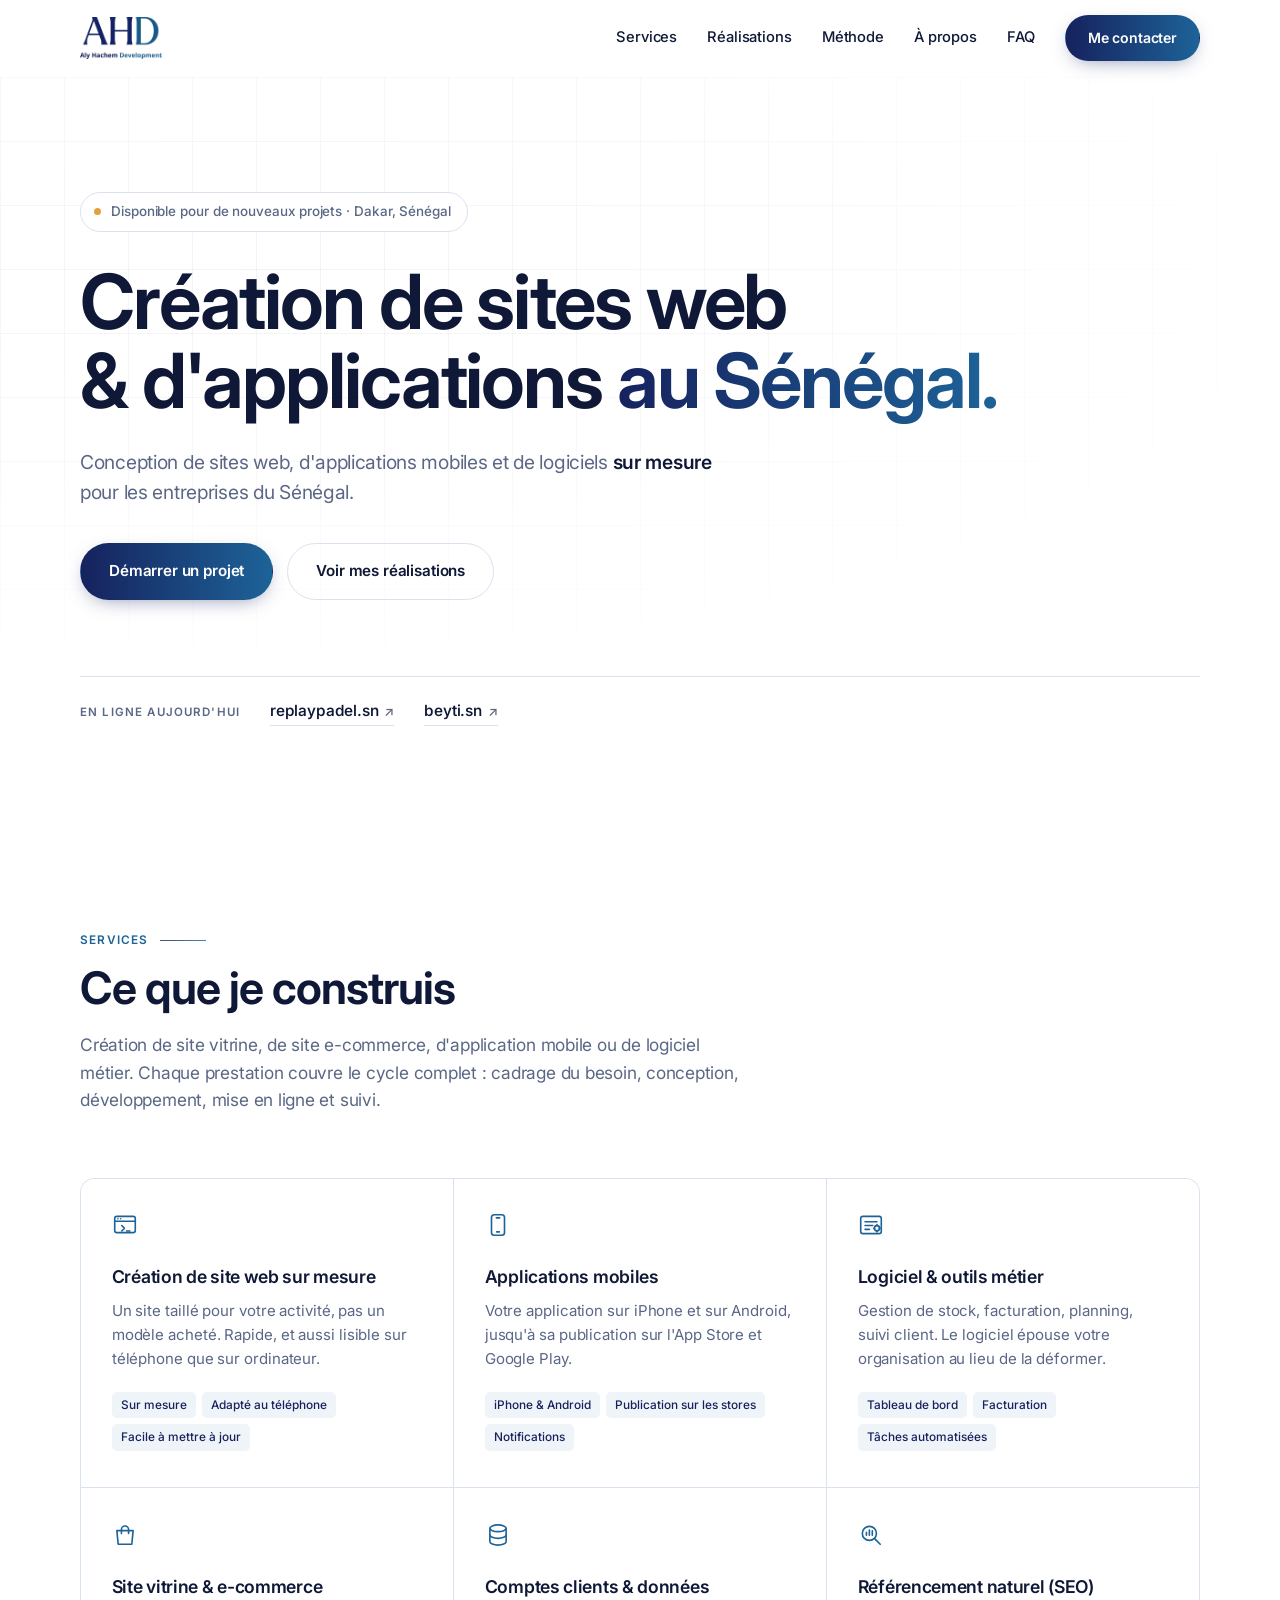
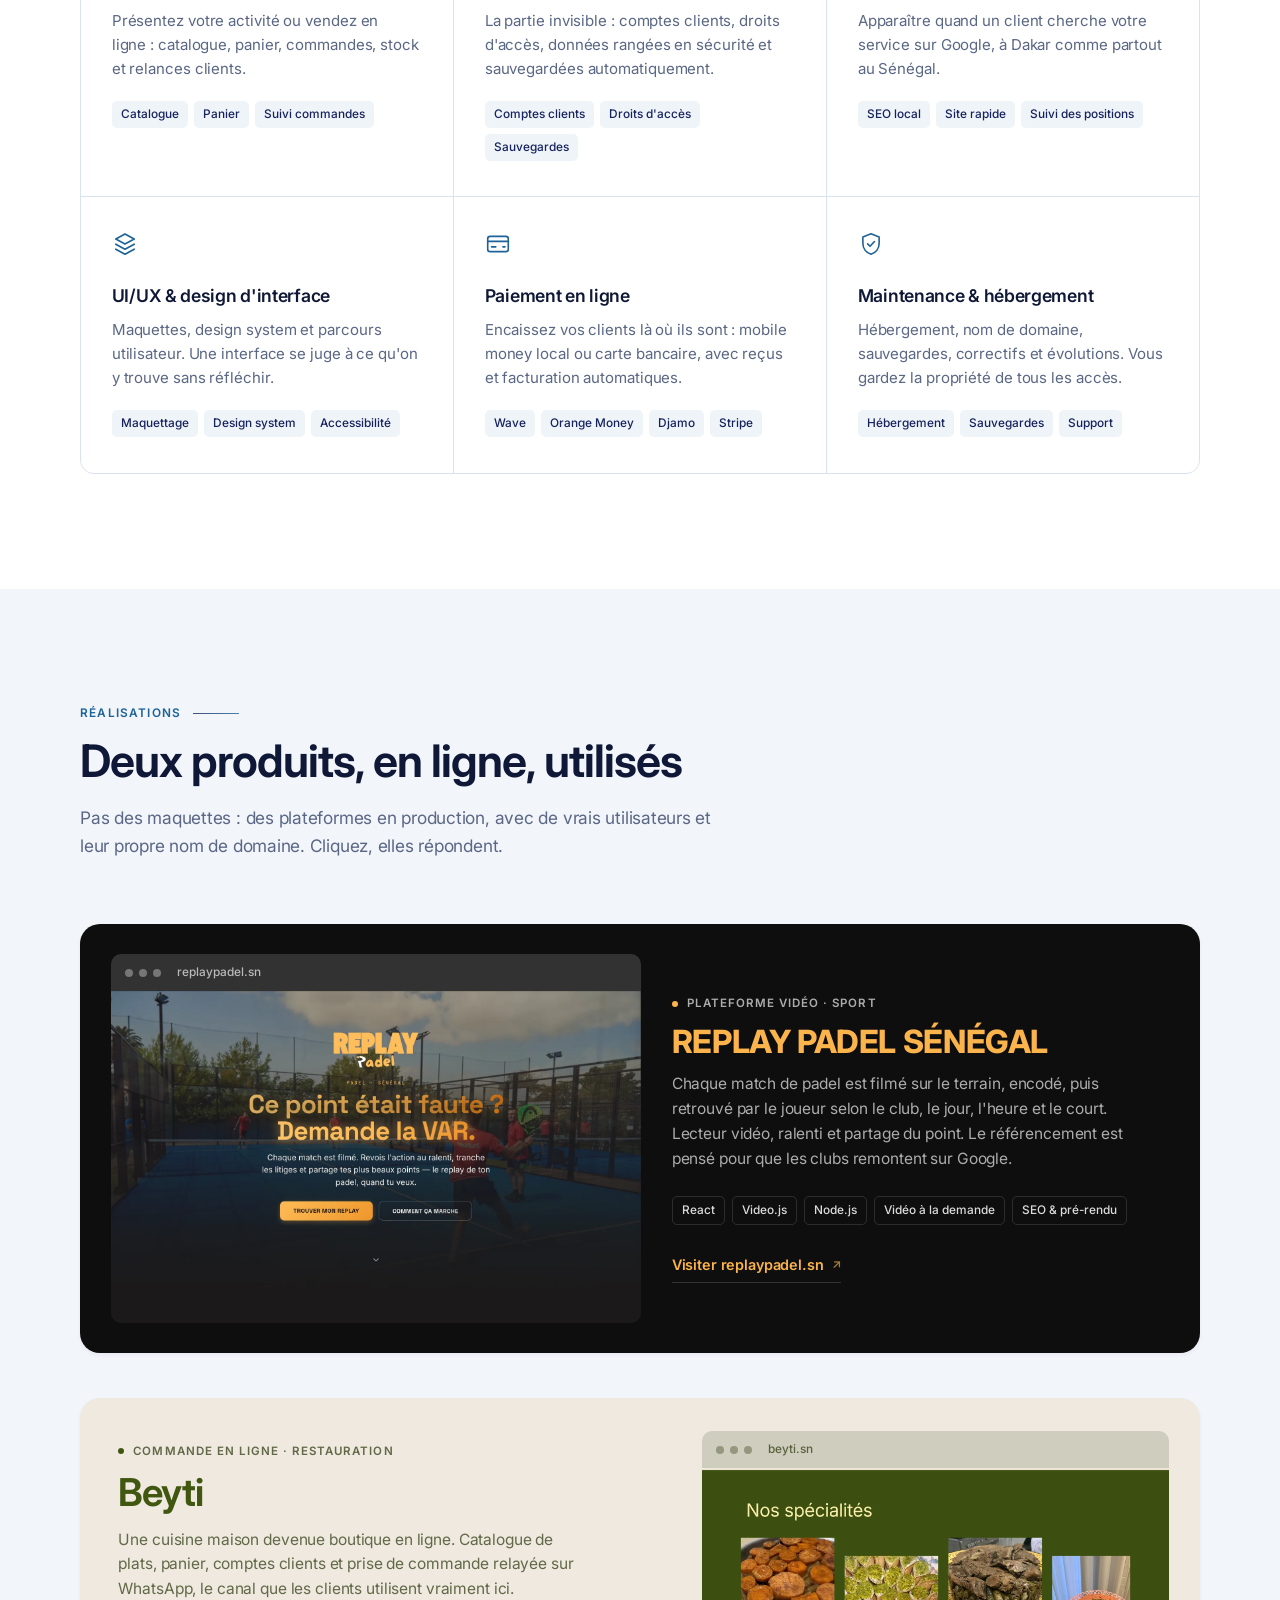
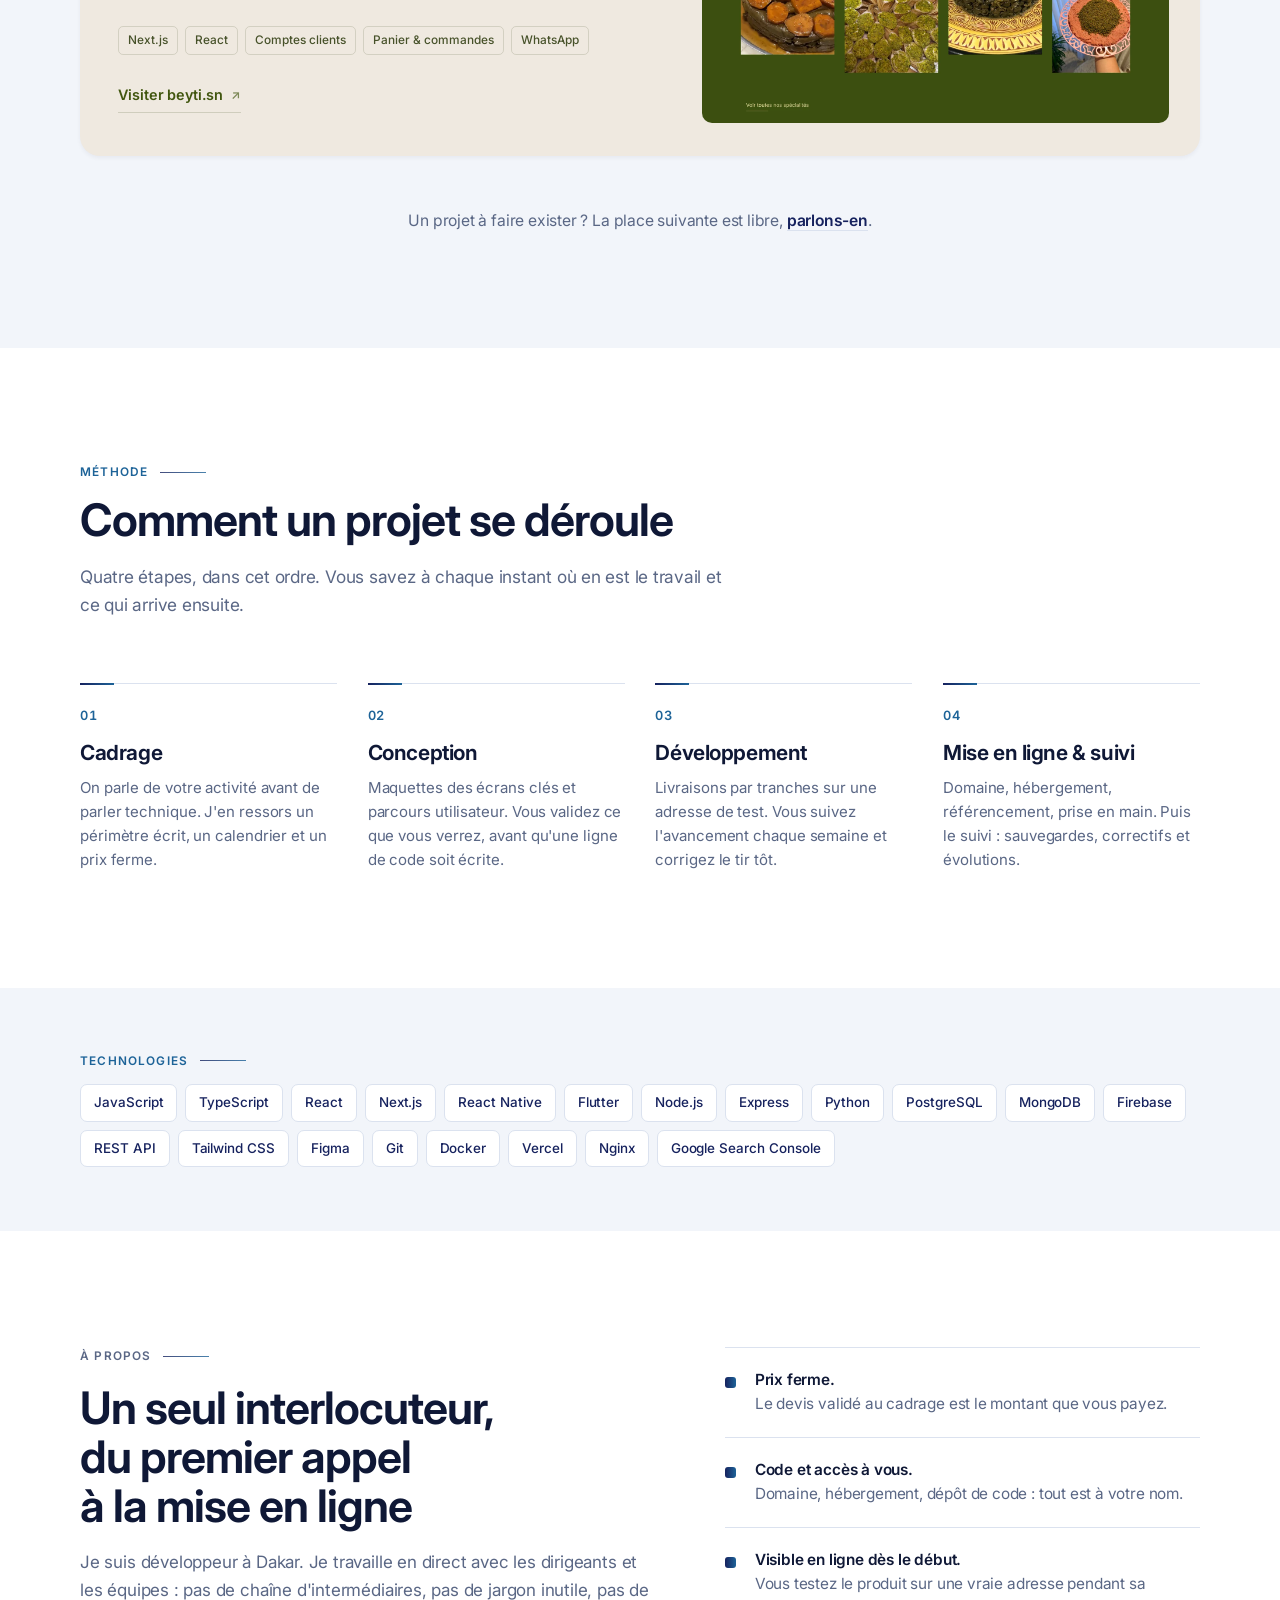
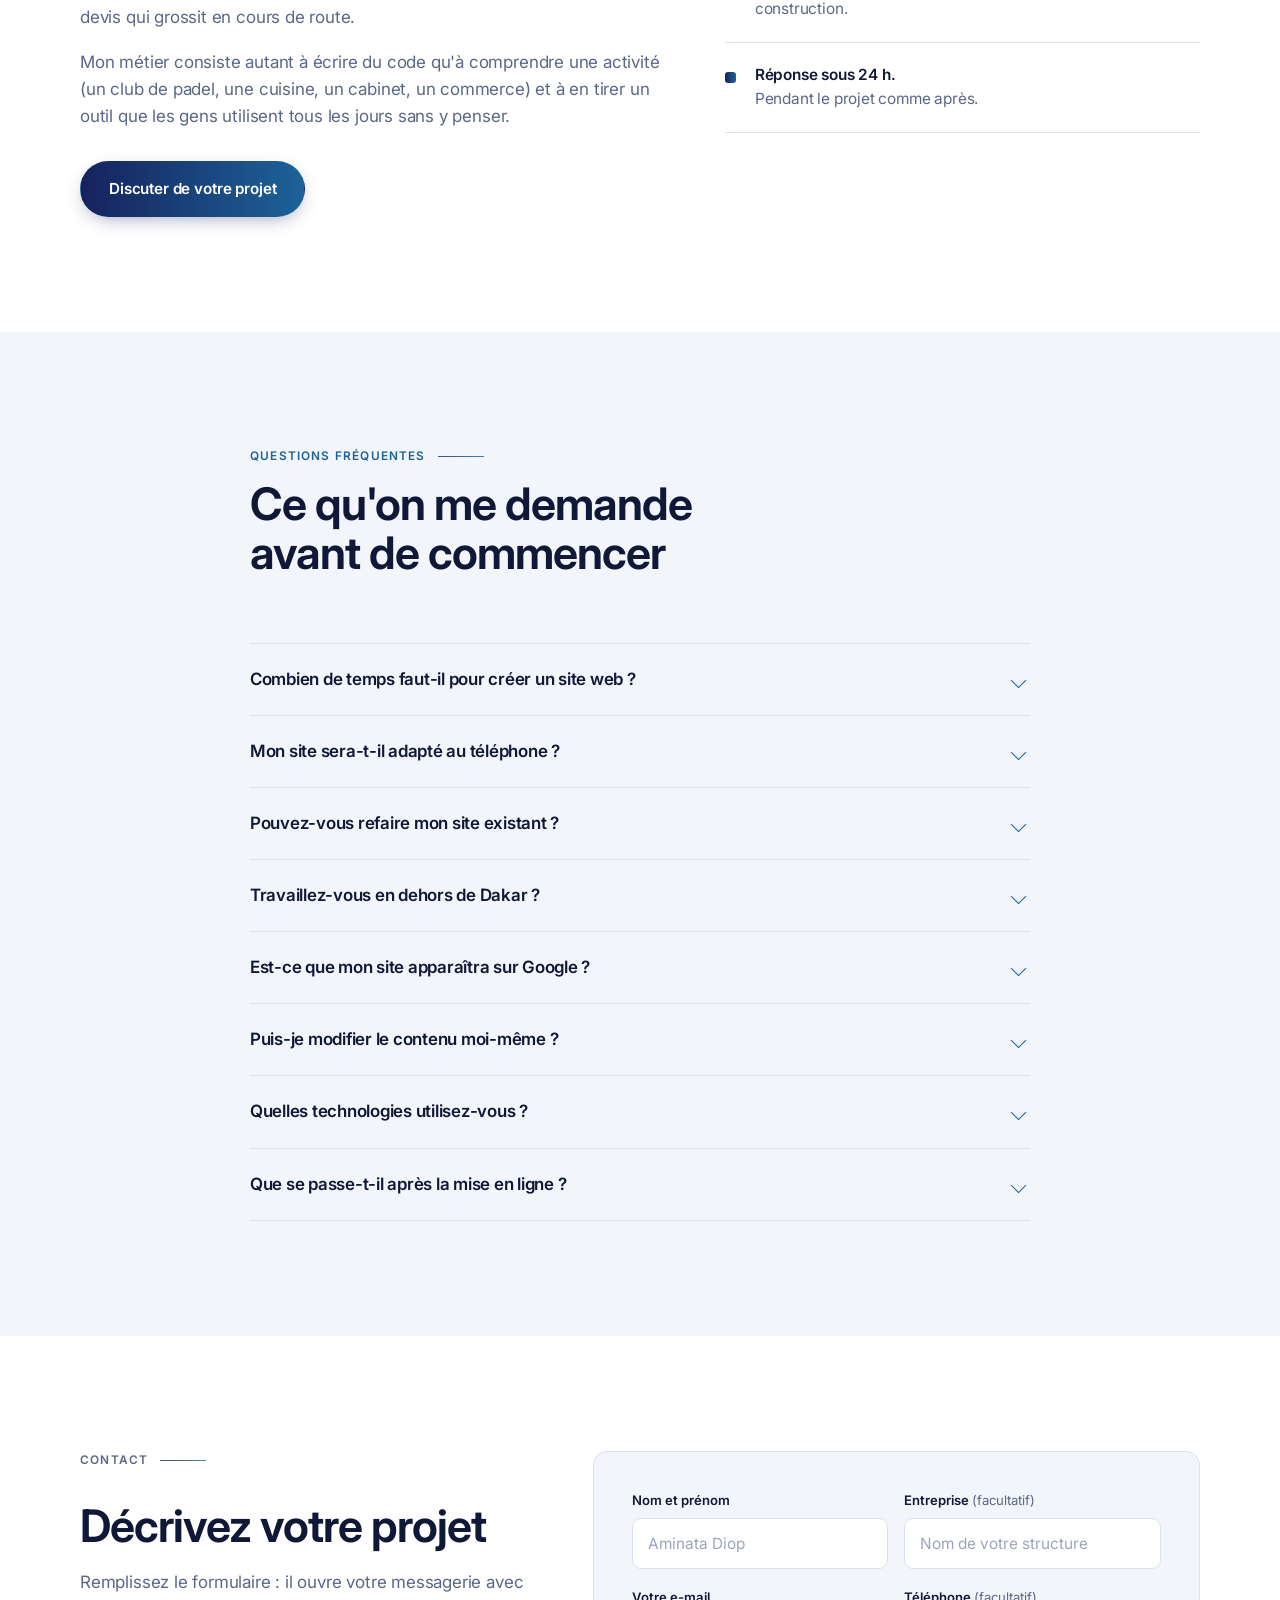
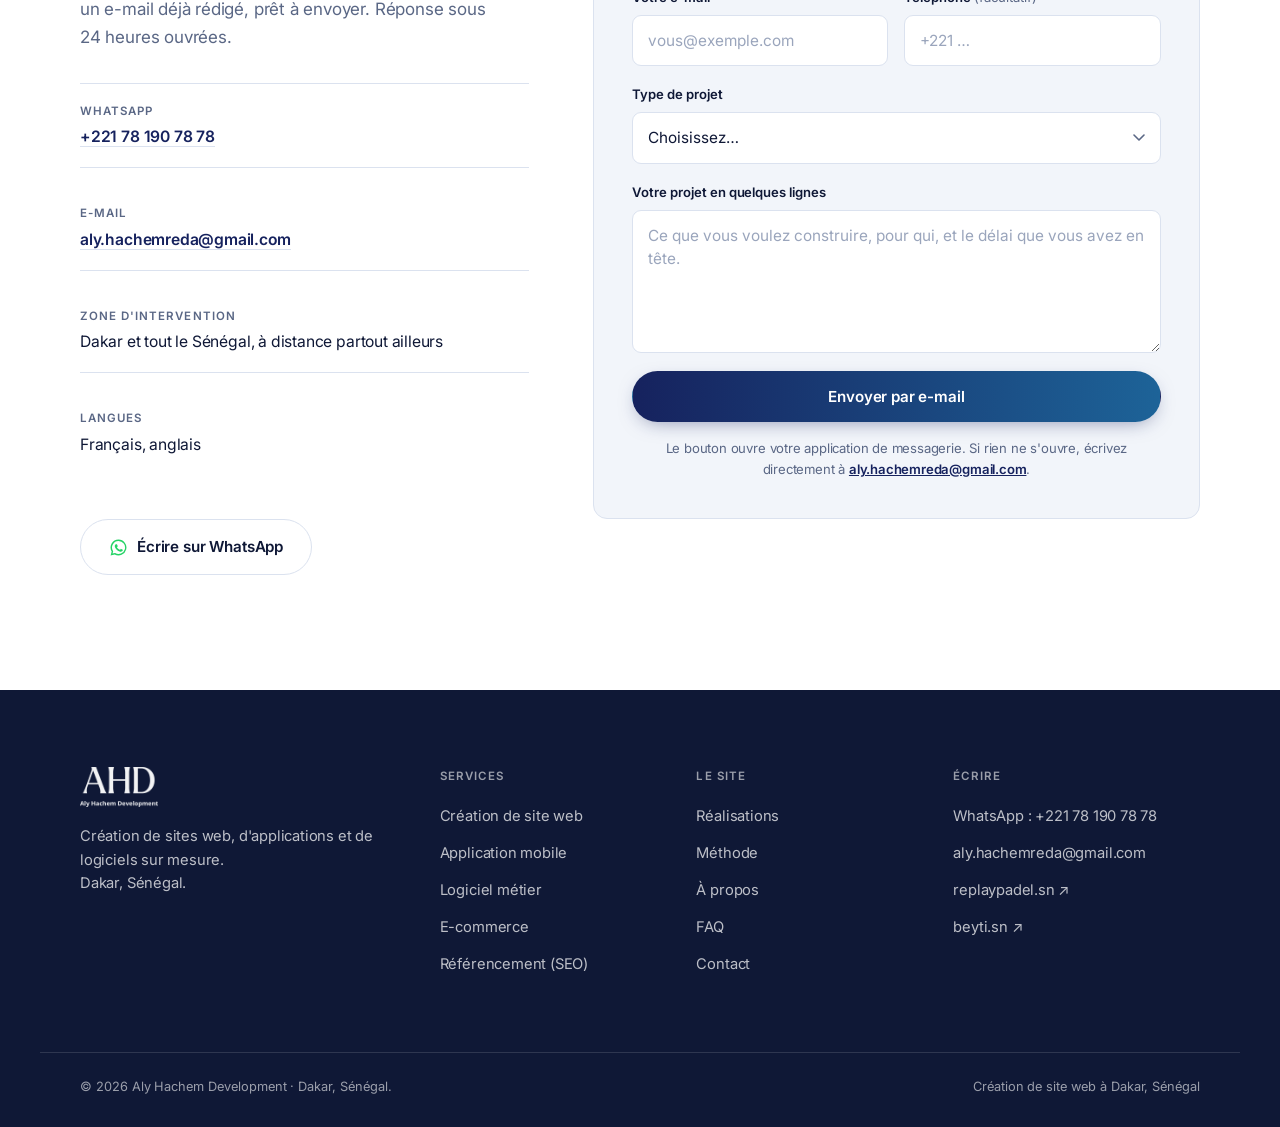
<file: index.html>
<!DOCTYPE html>
<html lang="fr">
<head>
<meta charset="utf-8">
<meta name="viewport" content="width=device-width, initial-scale=1">

<title>Création et développement de site web au Sénégal | AHD</title>
<meta name="description" content="Création de site web à Dakar : sites vitrines, e-commerce, applications mobiles et logiciels sur mesure pour tout le Sénégal. Devis gratuit sous 24 h.">
<link rel="canonical" href="https://alyhachem.dev/">
<meta name="robots" content="index, follow, max-image-preview:large, max-snippet:-1, max-video-preview:-1">
<meta name="author" content="Aly Hachem">
<meta name="geo.region" content="SN-DK">
<meta name="geo.placename" content="Dakar">
<meta name="theme-color" content="#16225E">
<link rel="alternate" hreflang="fr" href="https://alyhachem.dev/">
<link rel="alternate" hreflang="x-default" href="https://alyhachem.dev/">

<!-- Open Graph / réseaux sociaux -->
<meta property="og:type" content="website">
<meta property="og:site_name" content="Aly Hachem Development">
<meta property="og:locale" content="fr_SN">
<meta property="og:title" content="Création et développement de site web au Sénégal | Aly Hachem Development">
<meta property="og:description" content="Création de sites web, d'applications mobiles et de logiciels sur mesure pour les entreprises du Sénégal. Conçus, développés et mis en production à Dakar.">
<meta property="og:url" content="https://alyhachem.dev/">
<meta property="og:image" content="https://alyhachem.dev/assets/img/og-image.jpg">
<meta property="og:image:width" content="1200">
<meta property="og:image:height" content="630">
<meta property="og:image:alt" content="Aly Hachem Development, développement web, mobile et logiciel à Dakar">
<meta name="twitter:card" content="summary_large_image">
<meta name="twitter:title" content="Création et développement de site web au Sénégal">
<meta name="twitter:description" content="Création de sites web, d'applications mobiles et de logiciels sur mesure pour les entreprises du Sénégal.">
<meta name="twitter:image" content="https://alyhachem.dev/assets/img/og-image.jpg">

<!-- Icônes -->
<link rel="icon" href="favicon.ico" sizes="any">
<link rel="icon" type="image/png" sizes="32x32" href="assets/img/favicon-32.png">
<link rel="icon" type="image/png" sizes="16x16" href="assets/img/favicon-16.png">
<link rel="icon" type="image/png" sizes="192x192" href="assets/img/favicon-192.png">
<link rel="apple-touch-icon" sizes="180x180" href="assets/img/apple-touch-icon.png">
<link rel="manifest" href="site.webmanifest">

<link rel="preconnect" href="https://fonts.googleapis.com">
<link rel="preconnect" href="https://fonts.gstatic.com" crossorigin>
<link rel="preload" as="image" href="assets/img/logo-ahd.png">
<link href="https://fonts.googleapis.com/css2?family=Inter:opsz,wght@14..32,400..800&display=swap" rel="stylesheet">
<link rel="stylesheet" href="assets/css/style.css">

<script type="application/ld+json">
{
  "@context": "https://schema.org",
  "@graph": [
    {
      "@type": ["ProfessionalService", "Organization"],
      "@id": "https://alyhachem.dev/#organisation",
      "name": "Aly Hachem Development",
      "alternateName": ["AHD", "AHDev", "Aly Hachem Développement"],
      "url": "https://alyhachem.dev/",
      "logo": "https://alyhachem.dev/assets/img/favicon-512.png",
      "image": "https://alyhachem.dev/assets/img/og-image.jpg",
      "email": "aly.hachemreda@gmail.com",
      "telephone": "+221781907878",
      "contactPoint": {
        "@type": "ContactPoint",
        "telephone": "+221781907878",
        "contactType": "customer service",
        "availableLanguage": ["fr", "en"],
        "areaServed": "SN"
      },
      "description": "Studio de création de sites web et de développement basé à Dakar : sites vitrines, sites e-commerce, applications mobiles et web, logiciels métier sur mesure, référencement naturel et maintenance pour les entreprises du Sénégal.",
      "priceRange": "$$",
      "founder": { "@id": "https://alyhachem.dev/#aly-hachem" },
      "address": {
        "@type": "PostalAddress",
        "addressLocality": "Dakar",
        "addressRegion": "Dakar",
        "addressCountry": "SN"
      },
      "geo": { "@type": "GeoCoordinates", "latitude": 14.6928, "longitude": -17.4467 },
      "areaServed": [
        { "@type": "Country", "name": "Sénégal" },
        { "@type": "City", "name": "Dakar" },
        { "@type": "AdministrativeArea", "name": "Afrique de l'Ouest" }
      ],
      "knowsLanguage": ["fr", "en"],
      "knowsAbout": [
        "Création de site web", "Développement web", "Site vitrine", "Site e-commerce",
        "Refonte de site web", "Développement logiciel", "Application mobile",
        "Application web", "React", "Next.js", "Node.js", "Flutter",
        "Référencement naturel", "SEO", "UI/UX", "E-commerce", "API REST"
      ],
      "hasOfferCatalog": {
        "@type": "OfferCatalog",
        "name": "Services de développement",
        "itemListElement": [
          { "@type": "Offer", "itemOffered": { "@type": "Service", "name": "Création de site web sur mesure", "description": "Sites et applications web performants, du besoin métier jusqu'à la mise en production." } },
          { "@type": "Offer", "itemOffered": { "@type": "Service", "name": "Développement d'applications mobiles", "description": "Applications iOS et Android, une seule base de code, publication sur les stores." } },
          { "@type": "Offer", "itemOffered": { "@type": "Service", "name": "Développement logiciel & outils métier", "description": "Logiciels de gestion, back-offices et automatisation des tâches répétitives." } },
          { "@type": "Offer", "itemOffered": { "@type": "Service", "name": "Site vitrine & e-commerce", "description": "Vitrines et boutiques en ligne avec catalogue, panier et suivi des commandes." } },
          { "@type": "Offer", "itemOffered": { "@type": "Service", "name": "API, back-end & bases de données", "description": "API REST, authentification, modélisation et hébergement des données." } },
          { "@type": "Offer", "itemOffered": { "@type": "Service", "name": "Référencement naturel (SEO) & performance", "description": "Structure technique, données structurées et vitesse pour apparaître sur Google." } },
          { "@type": "Offer", "itemOffered": { "@type": "Service", "name": "UI/UX & design d'interface", "description": "Maquettes, design system et interfaces claires sur mobile comme sur desktop." } },
          { "@type": "Offer", "itemOffered": { "@type": "Service", "name": "Intégration de paiement", "description": "Wave, Orange Money, Djamo, cartes bancaires via Stripe et facturation automatique." } },
          { "@type": "Offer", "itemOffered": { "@type": "Service", "name": "Maintenance, hébergement & infogérance", "description": "Hébergement, sauvegardes, correctifs et évolutions après la mise en ligne." } }
        ]
      },
      "sameAs": ["https://replaypadel.sn/", "https://beyti.sn/"]
    },
    {
      "@type": "Person",
      "@id": "https://alyhachem.dev/#aly-hachem",
      "name": "Aly Hachem",
      "jobTitle": "Développeur web, mobile et logiciel",
      "url": "https://alyhachem.dev/",
      "email": "aly.hachemreda@gmail.com",
      "telephone": "+221781907878",
      "worksFor": { "@id": "https://alyhachem.dev/#organisation" },
      "homeLocation": { "@type": "Place", "address": { "@type": "PostalAddress", "addressLocality": "Dakar", "addressCountry": "SN" } }
    },
    {
      "@type": "WebSite",
      "@id": "https://alyhachem.dev/#site",
      "url": "https://alyhachem.dev/",
      "name": "Aly Hachem Development",
      "inLanguage": "fr-SN",
      "publisher": { "@id": "https://alyhachem.dev/#organisation" }
    },
    {
      "@type": "WebPage",
      "@id": "https://alyhachem.dev/#page",
      "url": "https://alyhachem.dev/",
      "name": "Création et développement de site web au Sénégal",
      "isPartOf": { "@id": "https://alyhachem.dev/#site" },
      "about": { "@id": "https://alyhachem.dev/#organisation" },
      "inLanguage": "fr-SN"
    },
    {
      "@type": "ItemList",
      "@id": "https://alyhachem.dev/#realisations",
      "name": "Réalisations",
      "itemListElement": [
        {
          "@type": "ListItem", "position": 1,
          "item": {
            "@type": "WebSite",
            "name": "Replay Padel Sénégal",
            "url": "https://replaypadel.sn/",
            "description": "Plateforme de replays vidéo des matchs de padel au Sénégal : chaque match filmé, retrouvé par club, jour, heure et terrain.",
            "author": { "@id": "https://alyhachem.dev/#aly-hachem" }
          }
        },
        {
          "@type": "ListItem", "position": 2,
          "item": {
            "@type": "WebSite",
            "name": "Beyti",
            "url": "https://beyti.sn/",
            "description": "Boutique de commande de plats en ligne : catalogue, panier, comptes clients et relais WhatsApp.",
            "author": { "@id": "https://alyhachem.dev/#aly-hachem" }
          }
        }
      ]
    },
    {
      "@type": "FAQPage",
      "@id": "https://alyhachem.dev/#faq",
      "mainEntity": [
        {
          "@type": "Question",
          "name": "Combien de temps faut-il pour créer un site web ?",
          "acceptedAnswer": { "@type": "Answer", "text": "Un site vitrine prend deux à quatre semaines. Une application web ou mobile complète prend six à douze semaines selon le périmètre. Le calendrier est fixé au cadrage et vous voyez une version en ligne dès les premières semaines." }
        },
        {
          "@type": "Question",
          "name": "Mon site sera-t-il adapté au téléphone ?",
          "acceptedAnswer": { "@type": "Answer", "text": "Oui. Au Sénégal, la plupart des visiteurs arrivent depuis un téléphone. Chaque site est conçu d'abord pour le mobile, puis adapté à l'ordinateur, et optimisé pour s'afficher vite même avec une connexion 3G ou 4G." }
        },
        {
          "@type": "Question",
          "name": "Pouvez-vous refaire mon site existant ?",
          "acceptedAnswer": { "@type": "Answer", "text": "Oui. Je reprends votre site actuel, je garde ce qui fonctionne et je le reconstruis sur une base rapide et bien référencée. Les adresses des anciennes pages sont redirigées pour ne pas perdre votre position sur Google." }
        },
        {
          "@type": "Question",
          "name": "Travaillez-vous en dehors de Dakar ?",
          "acceptedAnswer": { "@type": "Answer", "text": "Oui. Je suis basé à Dakar et je travaille avec des clients partout au Sénégal, en Afrique de l'Ouest et à l'international, à distance ou sur place pour les réunions de cadrage." }
        },
        {
          "@type": "Question",
          "name": "Est-ce que mon site apparaîtra sur Google ?",
          "acceptedAnswer": { "@type": "Answer", "text": "Le référencement naturel fait partie de la livraison : structure sémantique, balises, données structurées, sitemap, temps de chargement et version mobile. Le site est soumis à la Google Search Console et je vous transmets les accès." }
        },
        {
          "@type": "Question",
          "name": "Puis-je modifier le contenu moi-même ?",
          "acceptedAnswer": { "@type": "Answer", "text": "Oui. Les projets qui le nécessitent reçoivent un back-office pour gérer textes, images, produits et commandes sans toucher au code. Une session de prise en main est comprise." }
        },
        {
          "@type": "Question",
          "name": "Quelles technologies utilisez-vous ?",
          "acceptedAnswer": { "@type": "Answer", "text": "Principalement React, Next.js, Node.js et PostgreSQL pour le web, React Native et Flutter pour le mobile. Le choix se fait selon le besoin, jamais selon la mode." }
        },
        {
          "@type": "Question",
          "name": "Que se passe-t-il après la mise en ligne ?",
          "acceptedAnswer": { "@type": "Answer", "text": "Le site reste suivi : hébergement, sauvegardes, correctifs et évolutions. Vous restez propriétaire du code, du nom de domaine et de tous les accès." }
        }
      ]
    }
  ]
}
</script>
</head>

<body>
<a class="skip" href="#main">Aller au contenu</a>

<header class="site-head" id="top">
  <div class="wrap head-inner">
    <a class="brand" href="#top" aria-label="Accueil Aly Hachem Development">
      <img src="assets/img/logo-ahd.png" alt="Logo Aly Hachem Development" width="720" height="368" decoding="async">
    </a>

    <nav class="nav" id="nav" aria-label="Navigation principale">
      <a href="#services">Services</a>
      <a href="#realisations">Réalisations</a>
      <a href="#methode">Méthode</a>
      <a href="#profil">À&nbsp;propos</a>
      <a href="#faq">FAQ</a>
      <a class="btn btn-sm btn-primary" href="#contact">Me contacter</a>
    </nav>

    <button class="burger" id="burger" aria-label="Ouvrir le menu" aria-expanded="false" aria-controls="nav">
      <span></span><span></span><span></span>
    </button>
  </div>
</header>

<main id="main">

  <!-- ═══════════════ HERO ═══════════════ -->
  <section class="hero">
    <div class="hero-grid" aria-hidden="true"></div>
    <div class="wrap">
      <p class="status"><span class="dot"></span>Disponible pour de nouveaux projets · Dakar, Sénégal</p>

      <h1 class="display">
        Création de sites web<br>
        &amp; d'applications <em>au Sénégal.</em>
      </h1>

      <p class="lede">
        Conception de sites web, d'applications mobiles et de logiciels
        <strong>sur&nbsp;mesure</strong> pour les entreprises du Sénégal.
      </p>

      <div class="hero-cta">
        <a class="btn btn-primary" href="#contact">Démarrer un projet</a>
        <a class="btn btn-ghost" href="#realisations">Voir mes réalisations</a>
      </div>

      <div class="ledger">
        <span class="ledger-label">En ligne aujourd'hui</span>
        <a href="https://replaypadel.sn/" target="_blank" rel="noopener">replaypadel.sn<span class="ext">↗</span></a>
        <a href="https://beyti.sn/" target="_blank" rel="noopener">beyti.sn<span class="ext">↗</span></a>
      </div>
    </div>
  </section>

  <!-- ═══════════════ SERVICES ═══════════════ -->
  <section class="band" id="services">
    <div class="wrap">
      <div class="sec-head">
        <p class="eyebrow">Services</p>
        <h2 class="h2">Ce que je construis</h2>
        <p class="sec-lede">
          Création de site vitrine, de site e-commerce, d'application mobile ou de logiciel
          métier. Chaque prestation couvre le cycle complet&nbsp;: cadrage du besoin,
          conception, développement, mise en ligne et suivi.
        </p>
      </div>

      <div class="cards">

        <article class="card">
          <svg class="ic" viewBox="0 0 24 24" fill="none" stroke="currentColor" stroke-width="1.5" stroke-linecap="round" stroke-linejoin="round" aria-hidden="true"><rect x="2.5" y="4" width="19" height="15" rx="2"/><path d="M2.5 8.5h19"/><path d="M5.5 6.2h.01M8 6.2h.01"/><path d="M9 12.5l2.5 2.5L9 17.5M13.5 17.5h3"/></svg>
          <h3>Création de site web sur mesure</h3>
          <p>Un site taillé pour votre activité, pas un modèle acheté. Rapide, et aussi lisible sur téléphone que sur ordinateur.</p>
          <ul class="tags"><li>Sur mesure</li><li>Adapté au téléphone</li><li>Facile à mettre à jour</li></ul>
        </article>

        <article class="card">
          <svg class="ic" viewBox="0 0 24 24" fill="none" stroke="currentColor" stroke-width="1.5" stroke-linecap="round" stroke-linejoin="round" aria-hidden="true"><rect x="6" y="2.5" width="12" height="19" rx="2.5"/><path d="M10.5 5.4h3"/><path d="M10.8 18.4h2.4"/></svg>
          <h3>Applications mobiles</h3>
          <p>Votre application sur iPhone et sur Android, jusqu'à sa publication sur l'App Store et Google Play.</p>
          <ul class="tags"><li>iPhone &amp; Android</li><li>Publication sur les stores</li><li>Notifications</li></ul>
        </article>

        <article class="card">
          <svg class="ic" viewBox="0 0 24 24" fill="none" stroke="currentColor" stroke-width="1.5" stroke-linecap="round" stroke-linejoin="round" aria-hidden="true"><rect x="2.5" y="4" width="19" height="16" rx="2"/><path d="M6.5 9h11M6.5 12.5h7M6.5 16h4"/><circle cx="17.5" cy="15" r="2.4"/><path d="M17.5 11.6v.8M17.5 17.6v.8M20.4 15h-.8M15.4 15h-.8"/></svg>
          <h3>Logiciel &amp; outils métier</h3>
          <p>Gestion de stock, facturation, planning, suivi client. Le logiciel épouse votre organisation au lieu de la déformer.</p>
          <ul class="tags"><li>Tableau de bord</li><li>Facturation</li><li>Tâches automatisées</li></ul>
        </article>

        <article class="card">
          <svg class="ic" viewBox="0 0 24 24" fill="none" stroke="currentColor" stroke-width="1.5" stroke-linecap="round" stroke-linejoin="round" aria-hidden="true"><path d="M4.5 8h15l-1.2 12.5H5.7z"/><path d="M8.7 10.5V7a3.3 3.3 0 0 1 6.6 0v3.5"/></svg>
          <h3>Site vitrine &amp; e-commerce</h3>
          <p>Présentez votre activité ou vendez en ligne&nbsp;: catalogue, panier, commandes, stock et relances clients.</p>
          <ul class="tags"><li>Catalogue</li><li>Panier</li><li>Suivi commandes</li></ul>
        </article>

        <article class="card">
          <svg class="ic" viewBox="0 0 24 24" fill="none" stroke="currentColor" stroke-width="1.5" stroke-linecap="round" stroke-linejoin="round" aria-hidden="true"><ellipse cx="12" cy="5.8" rx="7.5" ry="3.1"/><path d="M4.5 5.8v12.4c0 1.7 3.4 3.1 7.5 3.1s7.5-1.4 7.5-3.1V5.8"/><path d="M4.5 12c0 1.7 3.4 3.1 7.5 3.1s7.5-1.4 7.5-3.1"/></svg>
          <h3>Comptes clients &amp; données</h3>
          <p>La partie invisible&nbsp;: comptes clients, droits d'accès, données rangées en sécurité et sauvegardées automatiquement.</p>
          <ul class="tags"><li>Comptes clients</li><li>Droits d'accès</li><li>Sauvegardes</li></ul>
        </article>

        <article class="card">
          <svg class="ic" viewBox="0 0 24 24" fill="none" stroke="currentColor" stroke-width="1.5" stroke-linecap="round" stroke-linejoin="round" aria-hidden="true"><circle cx="10.5" cy="10.5" r="6.5"/><path d="M15.3 15.3l5.2 5.2"/><path d="M7.8 12.2V9.6M10.5 12.2V7.4M13.2 12.2v-4"/></svg>
          <h3>Référencement naturel (SEO)</h3>
          <p>Apparaître quand un client cherche votre service sur Google, à Dakar comme partout au Sénégal.</p>
          <ul class="tags"><li>SEO local</li><li>Site rapide</li><li>Suivi des positions</li></ul>
        </article>

        <article class="card">
          <svg class="ic" viewBox="0 0 24 24" fill="none" stroke="currentColor" stroke-width="1.5" stroke-linecap="round" stroke-linejoin="round" aria-hidden="true"><path d="M12 2.8l8.5 4.6-8.5 4.6-8.5-4.6z"/><path d="M3.5 12.2L12 16.8l8.5-4.6"/><path d="M3.5 16.8L12 21.4l8.5-4.6"/></svg>
          <h3>UI/UX &amp; design d'interface</h3>
          <p>Maquettes, design system et parcours utilisateur. Une interface se juge à ce qu'on y trouve sans réfléchir.</p>
          <ul class="tags"><li>Maquettage</li><li>Design system</li><li>Accessibilité</li></ul>
        </article>

        <article class="card">
          <svg class="ic" viewBox="0 0 24 24" fill="none" stroke="currentColor" stroke-width="1.5" stroke-linecap="round" stroke-linejoin="round" aria-hidden="true"><rect x="2.5" y="5" width="19" height="14" rx="2.2"/><path d="M2.5 9.6h19"/><path d="M6 14.6h4"/><path d="M16.5 14.6h2"/></svg>
          <h3>Paiement en ligne</h3>
          <p>Encaissez vos clients là où ils sont&nbsp;: mobile money local ou carte bancaire, avec reçus et facturation automatiques.</p>
          <ul class="tags"><li>Wave</li><li>Orange Money</li><li>Djamo</li><li>Stripe</li></ul>
        </article>

        <article class="card">
          <svg class="ic" viewBox="0 0 24 24" fill="none" stroke="currentColor" stroke-width="1.5" stroke-linecap="round" stroke-linejoin="round" aria-hidden="true"><path d="M12 2.6l7.5 3v6c0 4.6-3.1 8.4-7.5 9.8-4.4-1.4-7.5-5.2-7.5-9.8v-6z"/><path d="M8.9 11.9l2.2 2.2 4.1-4.4"/></svg>
          <h3>Maintenance &amp; hébergement</h3>
          <p>Hébergement, nom de domaine, sauvegardes, correctifs et évolutions. Vous gardez la propriété de tous les accès.</p>
          <ul class="tags"><li>Hébergement</li><li>Sauvegardes</li><li>Support</li></ul>
        </article>

      </div>
    </div>
  </section>

  <!-- ═══════════════ RÉALISATIONS ═══════════════ -->
  <section class="band band-mist" id="realisations">
    <div class="wrap">
      <div class="sec-head">
        <p class="eyebrow">Réalisations</p>
        <h2 class="h2">Deux produits, en ligne, utilisés</h2>
        <p class="sec-lede">
          Pas des maquettes&nbsp;: des plateformes en production, avec de vrais utilisateurs
          et leur propre nom de domaine. Cliquez, elles répondent.
        </p>
      </div>

      <div class="works">

        <!-- Replay Padel -->
        <a class="work work-replay" href="https://replaypadel.sn/" target="_blank" rel="noopener"
           aria-label="Visiter replaypadel.sn (s'ouvre dans un nouvel onglet)">
          <div class="work-shot">
            <div class="chrome">
              <span class="cdot"></span><span class="cdot"></span><span class="cdot"></span>
              <span class="curl">replaypadel.sn</span>
            </div>
            <picture>
              <source srcset="assets/img/shot-replaypadel.webp" type="image/webp">
              <img src="assets/img/shot-replaypadel.jpg" width="1600" height="1000" loading="lazy" decoding="async"
                   alt="Page d'accueil de Replay Padel Sénégal, plateforme de replays vidéo de padel à Dakar">
            </picture>
          </div>
          <div class="work-info">
            <p class="work-kicker"><span class="live"></span>Plateforme vidéo · Sport</p>
            <h3 class="work-title">Replay Padel Sénégal</h3>
            <p class="work-desc">
              Chaque match de padel est filmé sur le terrain, encodé, puis retrouvé par le
              joueur selon le club, le jour, l'heure et le court. Lecteur vidéo, ralenti
              et partage du point. Le référencement est pensé pour que les clubs remontent sur Google.
            </p>
            <ul class="work-stack"><li>React</li><li>Video.js</li><li>Node.js</li><li>Vidéo à la demande</li><li>SEO &amp; pré-rendu</li></ul>
            <span class="work-go">Visiter replaypadel.sn<span class="ext">↗</span></span>
          </div>
        </a>

        <!-- Beyti -->
        <a class="work work-beyti" href="https://beyti.sn/" target="_blank" rel="noopener"
           aria-label="Visiter beyti.sn (s'ouvre dans un nouvel onglet)">
          <div class="work-shot">
            <div class="chrome">
              <span class="cdot"></span><span class="cdot"></span><span class="cdot"></span>
              <span class="curl">beyti.sn</span>
            </div>
            <picture>
              <source srcset="assets/img/shot-beyti.webp" type="image/webp">
              <img src="assets/img/shot-beyti.jpg" width="1600" height="873" loading="lazy" decoding="async"
                   alt="Section « Nos spécialités » du site Beyti, boutique de commande de plats en ligne au Sénégal">
            </picture>
          </div>
          <div class="work-info">
            <p class="work-kicker"><span class="live"></span>Commande en ligne · Restauration</p>
            <h3 class="work-title">Beyti</h3>
            <p class="work-desc">
              Une cuisine maison devenue boutique en ligne. Catalogue de plats, panier,
              comptes clients et prise de commande relayée sur WhatsApp, le canal que les
              clients utilisent vraiment ici.
            </p>
            <ul class="work-stack"><li>Next.js</li><li>React</li><li>Comptes clients</li><li>Panier &amp; commandes</li><li>WhatsApp</li></ul>
            <span class="work-go">Visiter beyti.sn<span class="ext">↗</span></span>
          </div>
        </a>

      </div>

      <p class="works-foot">
        Un projet à faire exister&nbsp;? La place suivante est libre, <a href="#contact">parlons-en</a>.
      </p>
    </div>
  </section>

  <!-- ═══════════════ MÉTHODE ═══════════════ -->
  <section class="band" id="methode">
    <div class="wrap">
      <div class="sec-head">
        <p class="eyebrow">Méthode</p>
        <h2 class="h2">Comment un projet se déroule</h2>
        <p class="sec-lede">
          Quatre étapes, dans cet ordre. Vous savez à chaque instant où en est le travail
          et ce qui arrive ensuite.
        </p>
      </div>

      <ol class="steps">
        <li>
          <span class="step-n">01</span>
          <h3>Cadrage</h3>
          <p>On parle de votre activité avant de parler technique. J'en ressors un périmètre écrit, un calendrier et un prix ferme.</p>
        </li>
        <li>
          <span class="step-n">02</span>
          <h3>Conception</h3>
          <p>Maquettes des écrans clés et parcours utilisateur. Vous validez ce que vous verrez, avant qu'une ligne de code soit écrite.</p>
        </li>
        <li>
          <span class="step-n">03</span>
          <h3>Développement</h3>
          <p>Livraisons par tranches sur une adresse de test. Vous suivez l'avancement chaque semaine et corrigez le tir tôt.</p>
        </li>
        <li>
          <span class="step-n">04</span>
          <h3>Mise en ligne &amp; suivi</h3>
          <p>Domaine, hébergement, référencement, prise en main. Puis le suivi&nbsp;: sauvegardes, correctifs et évolutions.</p>
        </li>
      </ol>
    </div>
  </section>

  <!-- ═══════════════ TECHNOLOGIES ═══════════════ -->
  <section class="band band-mist tech-band" aria-label="Technologies utilisées">
    <div class="wrap">
      <p class="eyebrow">Technologies</p>
      <ul class="chips">
        <li>JavaScript</li><li>TypeScript</li><li>React</li><li>Next.js</li><li>React&nbsp;Native</li>
        <li>Flutter</li><li>Node.js</li><li>Express</li><li>Python</li><li>PostgreSQL</li>
        <li>MongoDB</li><li>Firebase</li><li>REST&nbsp;API</li><li>Tailwind&nbsp;CSS</li><li>Figma</li>
        <li>Git</li><li>Docker</li><li>Vercel</li><li>Nginx</li><li>Google&nbsp;Search&nbsp;Console</li>
      </ul>
    </div>
  </section>

  <!-- ═══════════════ PROFIL ═══════════════ -->
  <section class="band" id="profil">
    <div class="wrap profil">
      <div class="profil-text">
        <p class="eyebrow">À propos</p>
        <h2 class="h2">Un seul interlocuteur, du premier appel à la mise en ligne</h2>
        <p>
          Je suis développeur à Dakar. Je travaille en direct avec les dirigeants et les
          équipes&nbsp;: pas de chaîne d'intermédiaires, pas de jargon inutile, pas de devis
          qui grossit en cours de route.
        </p>
        <p>
          Mon métier consiste autant à écrire du code qu'à comprendre une activité (un
          club de padel, une cuisine, un cabinet, un commerce) et à en tirer un outil que
          les gens utilisent tous les jours sans y penser.
        </p>
        <a class="btn btn-primary" href="#contact">Discuter de votre projet</a>
      </div>
      <ul class="pledges">
        <li><strong>Prix ferme.</strong> Le devis validé au cadrage est le montant que vous payez.</li>
        <li><strong>Code et accès à vous.</strong> Domaine, hébergement, dépôt de code&nbsp;: tout est à votre nom.</li>
        <li><strong>Visible en ligne dès le début.</strong> Vous testez le produit sur une vraie adresse pendant sa construction.</li>
        <li><strong>Réponse sous 24&nbsp;h.</strong> Pendant le projet comme après.</li>
      </ul>
    </div>
  </section>

  <!-- ═══════════════ FAQ ═══════════════ -->
  <section class="band band-mist" id="faq">
    <div class="wrap wrap-narrow">
      <div class="sec-head">
        <p class="eyebrow">Questions fréquentes</p>
        <h2 class="h2">Ce qu'on me demande avant de commencer</h2>
      </div>

      <div class="faq">
        <details>
          <summary>Combien de temps faut-il pour créer un site web&nbsp;?</summary>
          <p>Un site vitrine prend deux à quatre semaines. Une application web ou mobile complète prend six à douze semaines selon le périmètre. Le calendrier est fixé au cadrage et vous voyez une version en ligne dès les premières semaines.</p>
        </details>
        <details>
          <summary>Mon site sera-t-il adapté au téléphone&nbsp;?</summary>
          <p>Oui. Au Sénégal, la plupart des visiteurs arrivent depuis un téléphone. Chaque site est conçu d'abord pour le mobile, puis adapté à l'ordinateur, et optimisé pour s'afficher vite même avec une connexion 3G ou 4G.</p>
        </details>
        <details>
          <summary>Pouvez-vous refaire mon site existant&nbsp;?</summary>
          <p>Oui. Je reprends votre site actuel, je garde ce qui fonctionne et je le reconstruis sur une base rapide et bien référencée. Les adresses des anciennes pages sont redirigées pour ne pas perdre votre position sur Google.</p>
        </details>
        <details>
          <summary>Travaillez-vous en dehors de Dakar&nbsp;?</summary>
          <p>Oui. Je suis basé à Dakar et je travaille avec des clients partout au Sénégal, en Afrique de l'Ouest et à l'international, à distance ou sur place pour les réunions de cadrage.</p>
        </details>
        <details>
          <summary>Est-ce que mon site apparaîtra sur Google&nbsp;?</summary>
          <p>Le référencement naturel fait partie de la livraison&nbsp;: structure sémantique, balises, données structurées, sitemap, temps de chargement et version mobile. Le site est soumis à la Google Search Console et je vous transmets les accès.</p>
        </details>
        <details>
          <summary>Puis-je modifier le contenu moi-même&nbsp;?</summary>
          <p>Oui. Les projets qui le nécessitent reçoivent un back-office pour gérer textes, images, produits et commandes sans toucher au code. Une session de prise en main est comprise.</p>
        </details>
        <details>
          <summary>Quelles technologies utilisez-vous&nbsp;?</summary>
          <p>Principalement React, Next.js, Node.js et PostgreSQL pour le web, React Native et Flutter pour le mobile. Le choix se fait selon le besoin, jamais selon la mode.</p>
        </details>
        <details>
          <summary>Que se passe-t-il après la mise en ligne&nbsp;?</summary>
          <p>Le site reste suivi&nbsp;: hébergement, sauvegardes, correctifs et évolutions. Vous restez propriétaire du code, du nom de domaine et de tous les accès.</p>
        </details>
      </div>
    </div>
  </section>

  <!-- ═══════════════ CONTACT ═══════════════ -->
  <section class="band contact" id="contact">
    <div class="wrap contact-grid">

      <div class="contact-intro">
        <p class="eyebrow">Contact</p>
        <h2 class="h2">Décrivez votre projet</h2>
        <p>
          Remplissez le formulaire&nbsp;: il ouvre votre messagerie avec un e-mail déjà rédigé,
          prêt à envoyer. Réponse sous 24&nbsp;heures ouvrées.
        </p>

        <dl class="coord">
          <dt>WhatsApp</dt>
          <dd><a href="https://wa.me/221781907878?text=Bonjour%20Aly%2C%20j%27ai%20un%20projet%20%C3%A0%20vous%20soumettre." target="_blank" rel="noopener">+221&nbsp;78&nbsp;190&nbsp;78&nbsp;78</a></dd>
          <dt>E-mail</dt>
          <dd><a href="mailto:aly.hachemreda@gmail.com">aly.hachemreda@gmail.com</a></dd>
          <dt>Zone d'intervention</dt>
          <dd>Dakar et tout le Sénégal, à distance partout ailleurs</dd>
          <dt>Langues</dt>
          <dd>Français, anglais</dd>
        </dl>

        <a class="btn btn-ghost btn-wa" href="https://wa.me/221781907878?text=Bonjour%20Aly%2C%20j%27ai%20un%20projet%20%C3%A0%20vous%20soumettre." target="_blank" rel="noopener">
          <svg viewBox="0 0 24 24" fill="currentColor" aria-hidden="true"><path d="M12 2a10 10 0 0 0-8.6 15.1L2 22l5.1-1.3A10 10 0 1 0 12 2zm0 1.8a8.2 8.2 0 1 1-4.2 15.2l-.3-.2-3 .8.8-2.9-.2-.3A8.2 8.2 0 0 1 12 3.8zm-3.1 4c-.2 0-.5 0-.7.4-.2.4-.9.9-.9 2.1s.9 2.4 1 2.6c.1.2 1.7 2.7 4.2 3.7 2.1.8 2.5.7 3 .6.5-.1 1.5-.6 1.7-1.2.2-.6.2-1.1.2-1.2l-.6-.3-1.5-.7c-.2-.1-.4-.1-.5.1l-.7.9c-.1.2-.3.2-.5.1a6.8 6.8 0 0 1-2-1.2 7.5 7.5 0 0 1-1.4-1.7c-.1-.3 0-.4.1-.5l.4-.5.3-.5v-.4l-.7-1.7c-.2-.4-.4-.4-.5-.5h-.4z"/></svg>
          Écrire sur WhatsApp
        </a>
      </div>

      <form class="form" id="contact-form" novalidate>
        <div class="row">
          <div class="field">
            <label for="f-nom">Nom et prénom</label>
            <input id="f-nom" name="nom" type="text" autocomplete="name" required placeholder="Aminata Diop">
          </div>
          <div class="field">
            <label for="f-entreprise">Entreprise <span class="opt">(facultatif)</span></label>
            <input id="f-entreprise" name="entreprise" type="text" autocomplete="organization" placeholder="Nom de votre structure">
          </div>
        </div>

        <div class="row">
          <div class="field">
            <label for="f-email">Votre e-mail</label>
            <input id="f-email" name="email" type="email" autocomplete="email" required placeholder="vous@exemple.com">
          </div>
          <div class="field">
            <label for="f-tel">Téléphone <span class="opt">(facultatif)</span></label>
            <input id="f-tel" name="telephone" type="tel" autocomplete="tel" placeholder="+221 …">
          </div>
        </div>

        <div class="field">
          <label for="f-type">Type de projet</label>
          <select id="f-type" name="type" required>
            <option value="" selected disabled>Choisissez…</option>
            <option>Site vitrine</option>
            <option>Site e-commerce</option>
            <option>Application web</option>
            <option>Application mobile</option>
            <option>Logiciel / outil métier</option>
            <option>Référencement (SEO)</option>
            <option>Refonte d'un site existant</option>
            <option>Maintenance / reprise de projet</option>
            <option>Autre</option>
          </select>
        </div>

        <div class="field">
          <label for="f-message">Votre projet en quelques lignes</label>
          <textarea id="f-message" name="message" rows="5" required placeholder="Ce que vous voulez construire, pour qui, et le délai que vous avez en tête."></textarea>
        </div>

        <button class="btn btn-primary btn-full" type="submit">Envoyer par e-mail</button>
        <p class="form-note" id="form-note">
          Le bouton ouvre votre application de messagerie. Si rien ne s'ouvre,
          écrivez directement à <a href="mailto:aly.hachemreda@gmail.com">aly.hachemreda@gmail.com</a>.
        </p>
      </form>

    </div>
  </section>

</main>

<footer class="site-foot">
  <div class="wrap foot-inner">
    <div class="foot-brand">
      <img src="assets/img/logo-ahd.png" alt="Aly Hachem Development" width="720" height="368" loading="lazy" decoding="async">
      <p>Création de sites web, d'applications et de logiciels sur mesure.<br>Dakar, Sénégal.</p>
    </div>

    <nav class="foot-nav" aria-label="Pied de page">
      <h2>Services</h2>
      <ul>
        <li><a href="#services">Création de site web</a></li>
        <li><a href="#services">Application mobile</a></li>
        <li><a href="#services">Logiciel métier</a></li>
        <li><a href="#services">E-commerce</a></li>
        <li><a href="#services">Référencement (SEO)</a></li>
      </ul>
    </nav>

    <nav class="foot-nav" aria-label="Liens">
      <h2>Le site</h2>
      <ul>
        <li><a href="#realisations">Réalisations</a></li>
        <li><a href="#methode">Méthode</a></li>
        <li><a href="#profil">À propos</a></li>
        <li><a href="#faq">FAQ</a></li>
        <li><a href="#contact">Contact</a></li>
      </ul>
    </nav>

    <div class="foot-nav">
      <h2>Écrire</h2>
      <ul>
        <li><a href="https://wa.me/221781907878?text=Bonjour%20Aly%2C%20j%27ai%20un%20projet%20%C3%A0%20vous%20soumettre." target="_blank" rel="noopener">WhatsApp&nbsp;: +221&nbsp;78&nbsp;190&nbsp;78&nbsp;78</a></li>
        <li><a href="mailto:aly.hachemreda@gmail.com">aly.hachemreda@gmail.com</a></li>
        <li><a href="https://replaypadel.sn/" target="_blank" rel="noopener">replaypadel.sn ↗</a></li>
        <li><a href="https://beyti.sn/" target="_blank" rel="noopener">beyti.sn ↗</a></li>
      </ul>
    </div>
  </div>

  <div class="wrap foot-legal">
    <p>© <span id="year">2026</span> Aly Hachem Development · Dakar, Sénégal.</p>
    <p>Création de site web à Dakar, Sénégal</p>
  </div>
</footer>

<script src="assets/js/main.js" defer></script>
</body>
</html>
</file>
<file: assets/css/style.css>
/* ══════════════════════════════════════════════════════════════
   Aly Hachem Development — feuille de style
   Palette dérivée du logo AHD : navy #16225E → acier #1D6398
   ══════════════════════════════════════════════════════════════ */

:root{
  --ink:      #0F1836;
  --navy:     #16225E;
  --steel:    #1D6398;
  --paper:    #FFFFFF;
  --mist:     #F2F5FA;
  --rule:     #DBE2EF;
  --muted:    #5A6785;
  --signal:   #E0A33C;

  --grad: linear-gradient(90deg, var(--navy) 0%, var(--steel) 100%);

  /* Une seule famille, à tailles optiques : SF Pro native sur Mac/iPhone,
     Inter (axe opsz 14→32) partout ailleurs. La hiérarchie vient de la graisse
     et de la taille, l'approche est réglée par taille (voir Typographie). */
  --f-sans: -apple-system, BlinkMacSystemFont, "Inter", "Segoe UI", Roboto, "Helvetica Neue", Arial, sans-serif;
  --f-display: var(--f-sans);
  --f-body:    var(--f-sans);
  --f-mono:    ui-monospace, "SF Mono", Menlo, Consolas, "Liberation Mono", monospace;

  --wrap: 1200px;
  --gut: clamp(20px, 5vw, 40px);
  --pad-band: clamp(72px, 9vw, 128px);
  --r: 14px;
}

*,*::before,*::after{ box-sizing:border-box; }

html{ scroll-behavior:smooth; scroll-padding-top:88px; -webkit-text-size-adjust:100%; }

body{
  margin:0;
  background:var(--paper);
  color:var(--ink);
  font-family:var(--f-body);
  font-size:17px;
  line-height:1.6;
  font-weight:400;
  letter-spacing:-0.011em;
  font-optical-sizing:auto;
  font-kerning:normal;
  font-synthesis:none;
  -webkit-font-smoothing:antialiased;
  -moz-osx-font-smoothing:grayscale;
  text-rendering:optimizeLegibility;
  overflow-x:hidden;
}

img{ max-width:100%; height:auto; display:block; }
a{ color:inherit; }

::selection{ background:var(--navy); color:#fff; }

:focus-visible{ outline:2px solid var(--steel); outline-offset:3px; border-radius:3px; }

.skip{
  position:absolute; left:-9999px; top:0; z-index:200;
  background:var(--navy); color:#fff; padding:12px 20px; border-radius:0 0 8px 0;
  font-size:14px; font-weight:600; text-decoration:none;
}
.skip:focus{ left:0; }

.wrap{ width:100%; max-width:var(--wrap); margin-inline:auto; padding-inline:var(--gut); }
.wrap-narrow{ max-width:860px; }

/* ─────────────── Typographie ─────────────── */

/* L'approche se resserre à mesure que le corps grandit ; l'interlignage aussi. */
.display{
  font-family:var(--f-display);
  font-weight:650;
  font-size:clamp(2.5rem, 6vw, 4.75rem);
  line-height:1.04;
  letter-spacing:-0.028em;
  text-wrap:balance;
  margin:0 0 28px;
  color:var(--ink);
}
.display em{
  font-style:normal;
  font-weight:inherit;
  background:var(--grad);
  -webkit-background-clip:text;
  background-clip:text;
  color:transparent;
}

.h2{
  font-family:var(--f-display);
  font-weight:650;
  font-size:clamp(1.9rem, 3.5vw, 2.85rem);
  line-height:1.1;
  letter-spacing:-0.022em;
  text-wrap:balance;
  margin:0 0 18px;
  color:var(--ink);
}

/* petites capitales d'étiquette : approche positive, jamais négative */
.eyebrow{
  font-family:var(--f-body);
  font-size:.74rem;
  font-weight:600;
  letter-spacing:.1em;
  text-transform:uppercase;
  color:var(--steel);
  margin:0 0 14px;
  display:flex;
  align-items:center;
  gap:12px;
}
.eyebrow::after{
  content:"";
  height:1px;
  width:46px;
  background:var(--grad);
  opacity:.8;
}

.sec-head{ max-width:660px; margin-bottom:clamp(40px, 5vw, 64px); }
.sec-lede{ color:var(--muted); font-size:1.08rem; letter-spacing:-0.013em; margin:0; text-wrap:pretty; }

/* ─────────────── Boutons ─────────────── */

.btn{
  display:inline-flex; align-items:center; justify-content:center; gap:9px;
  font-family:var(--f-body);
  font-size:.95rem; font-weight:600; letter-spacing:-0.01em;
  padding:15px 28px;
  border-radius:999px;
  text-decoration:none;
  border:1px solid transparent;
  cursor:pointer;
  white-space:nowrap;
  transition:transform .18s ease, box-shadow .18s ease, background .18s ease, color .18s ease, border-color .18s ease;
}
.btn-primary{
  background:var(--grad);
  color:#fff;
  box-shadow:0 6px 20px -8px rgba(22,34,94,.55);
}
.btn-primary:hover{ transform:translateY(-2px); box-shadow:0 14px 30px -10px rgba(22,34,94,.6); }
.btn-ghost{
  background:transparent; color:var(--ink); border-color:var(--rule);
}
.btn-ghost:hover{ border-color:var(--navy); background:var(--mist); transform:translateY(-2px); }
.btn-sm{ padding:11px 22px; font-size:.88rem; }
.btn-full{ width:100%; }

/* ─────────────── En-tête ─────────────── */

.site-head{
  position:sticky; top:0; z-index:100;
  background:rgba(255,255,255,.88);
  backdrop-filter:saturate(180%) blur(14px);
  -webkit-backdrop-filter:saturate(180%) blur(14px);
  border-bottom:1px solid transparent;
  transition:border-color .25s ease, box-shadow .25s ease;
}
.site-head.is-stuck{ border-bottom-color:var(--rule); box-shadow:0 6px 24px -18px rgba(15,24,54,.5); }

.head-inner{ display:flex; align-items:center; justify-content:space-between; gap:24px; height:76px; }

.brand{ display:block; flex:none; }
.brand img{ width:auto; height:42px; }

.nav{ display:flex; align-items:center; gap:30px; }
/* NB : ne jamais cibler `.nav a` sans exclure `.btn` — la spécificité (0,2,0)
   écraserait le padding du bouton et le ferait déborder. */
.nav a:not(.btn){
  font-size:.92rem; font-weight:500; letter-spacing:-0.008em; text-decoration:none; color:var(--ink);
  position:relative; padding:4px 0;
  transition:color .18s ease;
}
.nav .btn{ text-decoration:none; flex:none; }
.nav a:not(.btn)::after{
  content:""; position:absolute; left:0; bottom:0; height:1.5px; width:0;
  background:var(--grad); transition:width .22s ease;
}
.nav a:not(.btn):hover{ color:var(--navy); }
.nav a:not(.btn):hover::after{ width:100%; }
.nav a:not(.btn).is-current{ color:var(--navy); }
.nav a:not(.btn).is-current::after{ width:100%; }

.burger{
  display:none; flex-direction:column; gap:5px; justify-content:center;
  width:44px; height:44px; padding:0 10px; margin-right:-10px;
  background:none; border:none; cursor:pointer;
}
.burger span{ display:block; height:1.8px; background:var(--ink); border-radius:2px; transition:transform .25s ease, opacity .2s ease; }
.burger[aria-expanded="true"] span:nth-child(1){ transform:translateY(6.8px) rotate(45deg); }
.burger[aria-expanded="true"] span:nth-child(2){ opacity:0; }
.burger[aria-expanded="true"] span:nth-child(3){ transform:translateY(-6.8px) rotate(-45deg); }

/* ─────────────── Hero ─────────────── */

.hero{
  position:relative;
  padding-top:clamp(64px, 9vw, 116px);
  padding-bottom:clamp(56px, 7vw, 96px);
  overflow:hidden;
}
.hero-grid{
  position:absolute; inset:0;
  background-image:
    linear-gradient(to right, rgba(22,34,94,.055) 1px, transparent 1px),
    linear-gradient(to bottom, rgba(22,34,94,.055) 1px, transparent 1px);
  background-size:64px 64px;
  -webkit-mask-image:radial-gradient(120% 80% at 22% 26%, #000 0%, transparent 72%);
  mask-image:radial-gradient(120% 80% at 22% 26%, #000 0%, transparent 72%);
  pointer-events:none;
}
.hero .wrap{ position:relative; }

.status{
  display:inline-flex; align-items:center; gap:10px;
  font-family:var(--f-body); font-size:.84rem; font-weight:500;
  letter-spacing:-0.006em; color:var(--muted); text-wrap:balance;
  background:var(--paper);
  border:1px solid var(--rule);
  padding:8px 16px 8px 13px; border-radius:999px;
  margin:0 0 30px;
}
.dot{
  width:7px; height:7px; border-radius:50%; background:var(--signal); flex:none;
  box-shadow:0 0 0 0 rgba(224,163,60,.65);
  animation:pulse 2.6s ease-out infinite;
}
@keyframes pulse{
  0%   { box-shadow:0 0 0 0 rgba(224,163,60,.6); }
  70%  { box-shadow:0 0 0 8px rgba(224,163,60,0); }
  100% { box-shadow:0 0 0 0 rgba(224,163,60,0); }
}

.lede{
  max-width:640px; font-size:clamp(1.05rem, 1.5vw, 1.22rem);
  line-height:1.55; letter-spacing:-0.015em;
  color:var(--muted); margin:0 0 36px; text-wrap:pretty;
}
.lede strong{ color:var(--ink); font-weight:600; }

.hero-cta{ display:flex; flex-wrap:wrap; gap:14px; margin-bottom:clamp(48px, 6vw, 76px); }

.ledger{
  display:flex; flex-wrap:wrap; align-items:center; gap:14px 30px;
  border-top:1px solid var(--rule);
  padding-top:22px;
}
.ledger-label{
  font-family:var(--f-body); font-size:.72rem; font-weight:600;
  letter-spacing:.1em; text-transform:uppercase; color:var(--muted);
}
.ledger a{
  font-family:var(--f-body); font-size:.96rem; font-weight:550; letter-spacing:-0.012em;
  text-decoration:none; color:var(--ink);
  display:inline-flex; align-items:baseline; gap:6px;
  border-bottom:1px solid var(--rule);
  padding-bottom:2px;
  transition:color .18s ease, border-color .18s ease;
}
.ledger a:hover{ color:var(--steel); border-bottom-color:var(--steel); }
.ext{ font-size:.85em; opacity:.65; transition:transform .2s ease; display:inline-block; }
.ledger a:hover .ext{ transform:translate(2px,-2px); opacity:1; }

/* ─────────────── Bandes ─────────────── */

.band{ padding-block:var(--pad-band); }
.band-mist{ background:var(--mist); }

/* ─────────────── Services ─────────────── */

.cards{
  display:grid;
  grid-template-columns:repeat(3, 1fr);
  gap:1px;
  background:var(--rule);
  border:1px solid var(--rule);
  border-radius:var(--r);
  overflow:hidden;
}
.card{
  background:var(--paper);
  padding:clamp(26px, 2.6vw, 38px) clamp(24px, 2.4vw, 34px) clamp(30px, 2.8vw, 40px);
  position:relative;
  transition:background .22s ease;
}
.card::before{
  content:""; position:absolute; left:0; right:0; top:0; height:2px;
  background:var(--grad); transform:scaleX(0); transform-origin:left;
  transition:transform .3s cubic-bezier(.4,0,.2,1);
}
.card:hover{ background:var(--mist); }
.card:hover::before{ transform:scaleX(1); }

.ic{ width:26px; height:26px; color:var(--steel); margin-bottom:20px; }
.card h3{
  font-family:var(--f-body); font-size:1.1rem; font-weight:600;
  letter-spacing:-.017em; line-height:1.3; margin:0 0 10px; color:var(--ink);
}
.card p{ font-size:.94rem; letter-spacing:-.006em; color:var(--muted); margin:0 0 20px; }

.tags{ list-style:none; margin:0; padding:0; display:flex; flex-wrap:wrap; gap:6px; }
.tags li{
  font-family:var(--f-body); font-size:.74rem; font-weight:500;
  letter-spacing:0; color:var(--navy);
  background:rgba(29,99,152,.07);
  border-radius:5px; padding:4px 9px;
}

/* ─────────────── Réalisations ─────────────── */

.works{ display:flex; flex-direction:column; gap:clamp(28px, 3.5vw, 48px); }

.work{
  --w-bg:#0E0E0E; --w-fg:#fff; --w-accent:#FBB44C;
  --w-muted:rgba(255,255,255,.66); --w-line:rgba(255,255,255,.15);
  display:grid;
  grid-template-columns:1.12fr 1fr;
  background:var(--w-bg);
  color:var(--w-fg);
  border-radius:20px;
  overflow:hidden;
  text-decoration:none;
  transition:transform .3s cubic-bezier(.4,0,.2,1), box-shadow .3s ease;
  box-shadow:0 2px 4px rgba(15,24,54,.05);
}
.work:hover{ transform:translateY(-5px); box-shadow:0 28px 60px -30px rgba(15,24,54,.6); }

.work-beyti{
  --w-bg:#EFE9E0; --w-fg:#2A380B; --w-accent:#41560F;
  --w-muted:rgba(42,56,11,.72); --w-line:rgba(42,56,11,.16);
}
.work-beyti .work-shot{ order:2; }
.work-beyti .work-info{ order:1; }

.work-shot{
  padding:clamp(20px, 2.4vw, 34px);
  display:flex; flex-direction:column; justify-content:center;
  min-width:0;
}
.chrome{
  display:flex; align-items:center; gap:6px;
  background:var(--w-line);
  border-radius:10px 10px 0 0;
  padding:9px 14px;
}
.cdot{ width:8px; height:8px; border-radius:50%; background:var(--w-muted); opacity:.5; flex:none; }
.curl{
  font-family:var(--f-body); font-size:.74rem; font-weight:500; color:var(--w-muted);
  margin-left:10px; letter-spacing:0;
}
/* les captures gardent leur cadrage d'origine : aucun rognage, aucun texte coupé */
.work-shot picture{
  display:block;
  border-radius:0 0 10px 10px;
  overflow:hidden;
}
.work-shot img{
  width:100%; height:auto;
  aspect-ratio:1600/1000;   /* Replay Padel — ratio natif */
  object-fit:cover;
  transition:transform .5s cubic-bezier(.3,0,.2,1);
}
.work-beyti .work-shot img{ aspect-ratio:1600/873; }
.work:hover .work-shot img{ transform:scale(1.035); }

.work-info{
  padding:clamp(30px, 3.4vw, 52px) clamp(26px, 3vw, 48px) clamp(32px, 3.4vw, 52px) 0;
  display:flex; flex-direction:column; align-items:flex-start;
  justify-content:center;
}
.work-beyti .work-info{
  padding-right:0;
  padding-left:clamp(26px, 3vw, 48px);
}

.work-kicker{
  display:flex; align-items:center; gap:9px;
  font-family:var(--f-body); font-size:.72rem; font-weight:600;
  letter-spacing:.09em; text-transform:uppercase; color:var(--w-muted);
  margin:0 0 12px;
}
.live{
  width:6px; height:6px; border-radius:50%; background:var(--w-accent); flex:none;
  animation:pulse-live 2.4s ease-out infinite;
}
@keyframes pulse-live{ 0%,100%{ opacity:1; } 50%{ opacity:.35; } }

.work-title{ margin:0 0 14px; letter-spacing:-.022em; }
.work-replay .work-title{
  font-family:var(--f-body); font-weight:750; font-size:clamp(1.55rem, 2.5vw, 2.1rem);
  text-transform:uppercase; letter-spacing:-.012em; line-height:1.05; color:var(--w-accent);
}
.work-beyti .work-title{
  font-family:var(--f-display); font-weight:650; font-size:clamp(1.8rem, 3vw, 2.5rem);
  letter-spacing:-.026em; line-height:1.08; color:var(--w-accent);
}

.work-desc{ font-size:.97rem; letter-spacing:-.008em; color:var(--w-muted); margin:0 0 24px; max-width:46ch; text-wrap:pretty; }

.work-stack{ list-style:none; display:flex; flex-wrap:wrap; gap:7px; margin:0 0 28px; padding:0; }
.work-stack li{
  font-family:var(--f-body); font-size:.74rem; font-weight:500; letter-spacing:0;
  color:var(--w-fg); opacity:.85;
  border:1px solid var(--w-line);
  border-radius:5px; padding:4px 9px;
}

.work-go{
  display:inline-flex; align-items:center; gap:8px;
  font-family:var(--f-body); font-size:.9rem; font-weight:600; letter-spacing:-.01em;
  color:var(--w-accent);
  border-bottom:1px solid var(--w-line);
  padding-bottom:6px;
  transition:border-color .22s ease;
}
.work:hover .work-go{ border-bottom-color:var(--w-accent); }
.work:hover .work-go .ext{ transform:translate(3px,-3px); }

.works-foot{
  text-align:center; color:var(--muted); font-size:.98rem;
  margin:clamp(32px, 4vw, 52px) 0 0;
}
.works-foot a{ color:var(--navy); font-weight:600; text-decoration:none; border-bottom:1px solid var(--rule); }
.works-foot a:hover{ border-bottom-color:var(--navy); }

/* ─────────────── Méthode ─────────────── */

.steps{
  list-style:none; margin:0; padding:0;
  display:grid; grid-template-columns:repeat(4, 1fr);
  gap:clamp(20px, 2.4vw, 34px);
  counter-reset:none;
}
.steps li{ border-top:1px solid var(--rule); padding-top:22px; position:relative; }
.steps li::before{
  content:""; position:absolute; top:-1px; left:0; width:34px; height:2px;
  background:var(--grad);
}
.step-n{
  font-family:var(--f-body); font-size:.8rem; font-weight:600;
  font-variant-numeric:tabular-nums;
  letter-spacing:.06em; color:var(--steel); display:block; margin-bottom:14px;
}
.steps h3{
  font-family:var(--f-display); font-weight:650; font-size:1.3rem;
  letter-spacing:-.02em; line-height:1.25; margin:0 0 10px; color:var(--ink);
}
.steps p{ font-size:.94rem; letter-spacing:-.006em; color:var(--muted); margin:0; }

/* ─────────────── Technologies ─────────────── */

.tech-band{ padding-block:clamp(46px, 5vw, 68px); }
.chips{ list-style:none; display:flex; flex-wrap:wrap; gap:8px; margin:0; padding:0; }
.chips li{
  font-family:var(--f-body); font-size:.84rem; font-weight:500; letter-spacing:-.004em;
  color:var(--navy); background:var(--paper);
  border:1px solid var(--rule); border-radius:7px; padding:7px 13px;
  transition:border-color .18s ease, color .18s ease;
}
.chips li:hover{ border-color:var(--steel); color:var(--steel); }

/* ─────────────── Profil ─────────────── */

.profil{ display:grid; grid-template-columns:1.1fr .9fr; gap:clamp(36px, 5vw, 84px); align-items:start; }
.profil-text p{ color:var(--muted); margin:0 0 18px; }
.profil-text .btn{ margin-top:12px; }

.pledges{ list-style:none; margin:0; padding:0; border-top:1px solid var(--rule); }
.pledges li{
  border-bottom:1px solid var(--rule);
  padding:20px 0 20px 30px;
  font-size:.96rem; color:var(--muted);
  position:relative;
}
.pledges li::before{
  content:""; position:absolute; left:0; top:29px;
  width:11px; height:11px; border-radius:3px;
  background:var(--grad);
}
.pledges strong{ color:var(--ink); font-weight:600; display:block; }

/* ─────────────── FAQ ─────────────── */

.faq{ border-top:1px solid var(--rule); }
.faq details{ border-bottom:1px solid var(--rule); }
.faq summary{
  list-style:none; cursor:pointer;
  padding:22px 44px 22px 0;
  font-size:1.06rem; font-weight:600; letter-spacing:-.015em; color:var(--ink);
  position:relative;
  transition:color .18s ease;
}
.faq summary::-webkit-details-marker{ display:none; }
.faq summary:hover{ color:var(--steel); }
.faq summary::after{
  content:""; position:absolute; right:6px; top:31px;
  width:11px; height:11px;
  border-right:1.6px solid var(--steel); border-bottom:1.6px solid var(--steel);
  transform:rotate(45deg); transform-origin:center;
  transition:transform .25s ease;
}
.faq details[open] summary::after{ transform:rotate(-135deg); top:35px; }
.faq details p{ margin:0 0 24px; color:var(--muted); font-size:.97rem; max-width:70ch; padding-right:44px; }

/* ─────────────── Contact ─────────────── */

.contact-grid{ display:grid; grid-template-columns:.85fr 1.15fr; gap:clamp(40px, 5vw, 88px); align-items:start; }
.contact-intro > p{ color:var(--muted); margin:0 0 32px; }

.coord{ margin:0; border-top:1px solid var(--rule); }
.coord dt{
  font-family:var(--f-body); font-size:.72rem; font-weight:600;
  letter-spacing:.09em; text-transform:uppercase; color:var(--muted);
  padding-top:18px;
}
.coord dd{ margin:4px 0 18px; font-size:.98rem; border-bottom:1px solid var(--rule); padding-bottom:18px; }
.coord dd:last-child{ border-bottom:none; }
.coord a{ color:var(--navy); font-weight:600; text-decoration:none; border-bottom:1px solid var(--rule); }
.coord a:hover{ border-bottom-color:var(--navy); }

.btn-wa{ margin-top:26px; }
.btn-wa svg{ width:19px; height:19px; flex:none; color:#25D366; }

.form{
  background:var(--mist);
  border:1px solid var(--rule);
  border-radius:var(--r);
  padding:clamp(26px, 3vw, 40px);
}
.form .row{ display:grid; grid-template-columns:1fr 1fr; gap:16px; }
.field{ margin-bottom:18px; display:flex; flex-direction:column; }
.field label{
  font-size:.82rem; font-weight:600; color:var(--ink); margin-bottom:7px;
  letter-spacing:-.003em;
}
.opt{ font-weight:400; color:var(--muted); }
.field input, .field select, .field textarea{
  font-family:var(--f-body); font-size:.96rem; line-height:1.5; color:var(--ink);
  background:var(--paper);
  border:1px solid var(--rule); border-radius:9px;
  padding:13px 15px;
  width:100%;
  transition:border-color .18s ease, box-shadow .18s ease;
}
.field textarea{ resize:vertical; min-height:120px; }
.field input::placeholder, .field textarea::placeholder{ color:#9AA5BC; }
.field input:focus, .field select:focus, .field textarea:focus{
  outline:none; border-color:var(--steel);
  box-shadow:0 0 0 3px rgba(29,99,152,.14);
}
.field input.invalid, .field select.invalid, .field textarea.invalid{
  border-color:#C0392B; box-shadow:0 0 0 3px rgba(192,57,43,.12);
}
.field select{
  appearance:none;
  background-image:url("data:image/svg+xml,%3Csvg xmlns='http://www.w3.org/2000/svg' width='12' height='8' viewBox='0 0 12 8'%3E%3Cpath d='M1 1l5 5 5-5' stroke='%235A6785' stroke-width='1.6' fill='none' stroke-linecap='round' stroke-linejoin='round'/%3E%3C/svg%3E");
  background-repeat:no-repeat; background-position:right 15px center;
  padding-right:40px;
}
.form-note{ font-size:.82rem; color:var(--muted); margin:16px 0 0; text-align:center; }
.form-note a{ color:var(--navy); font-weight:600; }

/* ─────────────── Pied de page ─────────────── */

.site-foot{ background:var(--ink); color:rgba(255,255,255,.72); padding-top:clamp(56px, 6vw, 84px); }
.foot-inner{
  display:grid; grid-template-columns:1.5fr 1fr 1fr 1.2fr;
  gap:clamp(28px, 4vw, 56px);
  padding-bottom:clamp(40px, 5vw, 64px);
}
.foot-brand img{ height:40px; width:auto; filter:brightness(0) invert(1); opacity:.95; margin-bottom:18px; }
.foot-brand p{ font-size:.92rem; margin:0; line-height:1.6; }

.foot-nav h2{
  font-family:var(--f-body); font-size:.72rem; font-weight:600;
  letter-spacing:.1em; text-transform:uppercase; color:rgba(255,255,255,.58);
  margin:0 0 16px;
}
.foot-nav ul{ list-style:none; margin:0; padding:0; }
.foot-nav li{ margin-bottom:10px; }
.foot-nav a{
  font-size:.92rem; text-decoration:none; color:rgba(255,255,255,.72);
  transition:color .18s ease;
}
.foot-nav a:hover{ color:#fff; }

.foot-legal{
  display:flex; flex-wrap:wrap; justify-content:space-between; gap:10px 24px;
  border-top:1px solid rgba(255,255,255,.13);
  padding-block:24px 30px;
}
.foot-legal p{
  margin:0; font-family:var(--f-body); font-size:.8rem;
  color:rgba(255,255,255,.58); letter-spacing:-.004em;
}

/* ═══════════════ Responsive ═══════════════ */

@media (max-width:1040px){
  .cards{ grid-template-columns:repeat(2, 1fr); }
  .steps{ grid-template-columns:repeat(2, 1fr); gap:28px 34px; }
  .foot-inner{ grid-template-columns:1fr 1fr; }
}

@media (max-width:900px){
  .contact-grid{ grid-template-columns:1fr; }
  .profil{ grid-template-columns:1fr; }
  .work{ grid-template-columns:1fr; }
  .work-beyti .work-shot{ order:0; }
  .work-beyti .work-info{ order:0; }
  .work-info,
  .work-beyti .work-info{
    padding:0 clamp(24px, 5vw, 36px) clamp(32px, 5vw, 44px);
  }
}

@media (max-width:820px){
  html{ scroll-padding-top:76px; }
  .burger{ display:flex; }
  .nav{
    position:fixed; inset:68px 0 auto;
    flex-direction:column; align-items:stretch; gap:0;
    background:var(--paper);
    border-bottom:1px solid var(--rule);
    padding:12px var(--gut) 26px;
    box-shadow:0 24px 40px -28px rgba(15,24,54,.5);
    transform:translateY(-14px);
    opacity:0; visibility:hidden;
    transition:opacity .22s ease, transform .22s ease, visibility .22s;
  }
  .nav.is-open{ opacity:1; visibility:visible; transform:translateY(0); }
  .nav a:not(.btn){ padding:15px 0; border-bottom:1px solid var(--rule); }
  .nav a:not(.btn)::after{ display:none; }
  .nav .btn{ margin-top:18px; padding:15px 28px; }
  .head-inner{ height:68px; }
  .brand img{ height:36px; }
}

@media (max-width:640px){
  body{ font-size:16px; }
  .cards{ grid-template-columns:1fr; }
  .steps{ grid-template-columns:1fr; }
  .form .row{ grid-template-columns:1fr; gap:0; }
  .foot-inner{ grid-template-columns:1fr; }
  .status{ font-size:.78rem; padding:8px 14px; border-radius:16px; }
  .hero-cta .btn{ flex:1 1 100%; }
  /* le H1 se coupe naturellement : la césure du desktop devient parasite */
  .display br{ display:none; }
  .ledger{ flex-direction:column; align-items:flex-start; gap:12px; }
}

@media (prefers-reduced-motion:reduce){
  html{ scroll-behavior:auto; }
  *,*::before,*::after{
    animation-duration:.001ms !important;
    animation-iteration-count:1 !important;
    transition-duration:.001ms !important;
  }
}
</file>
